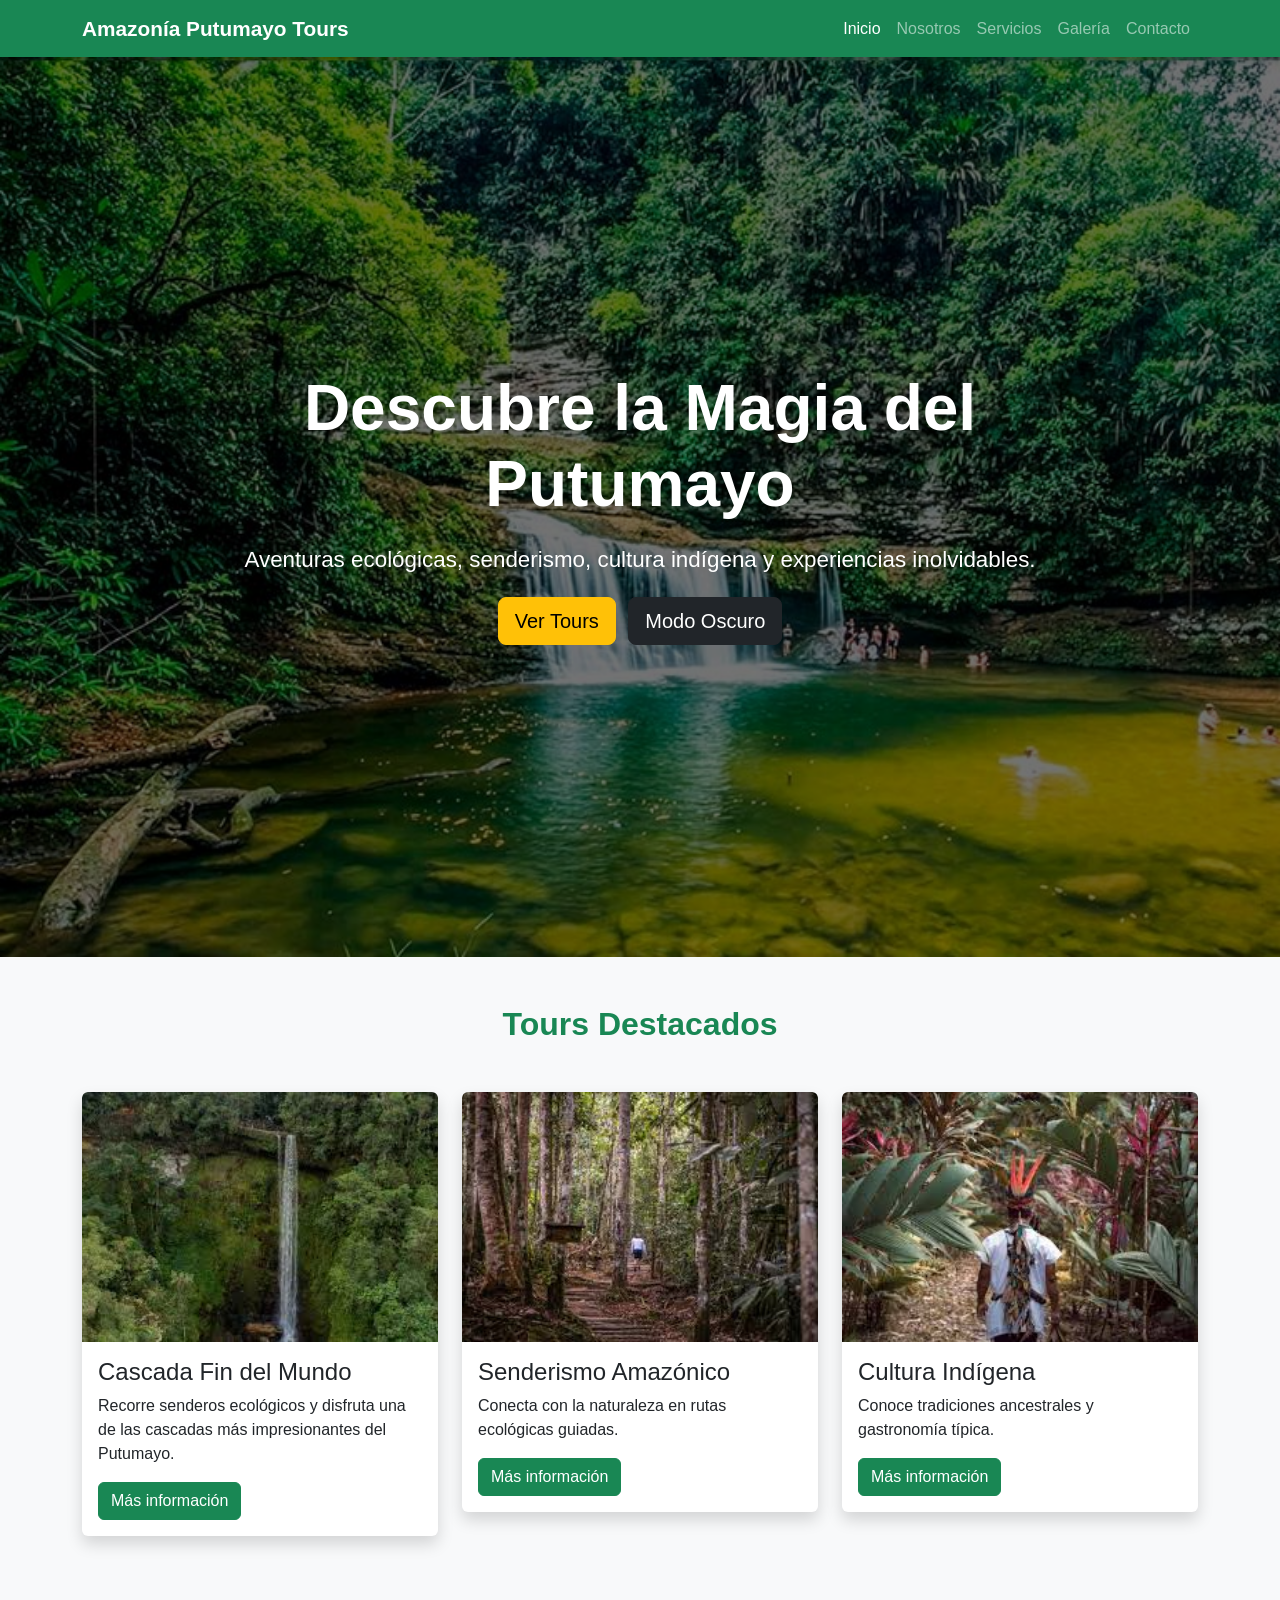
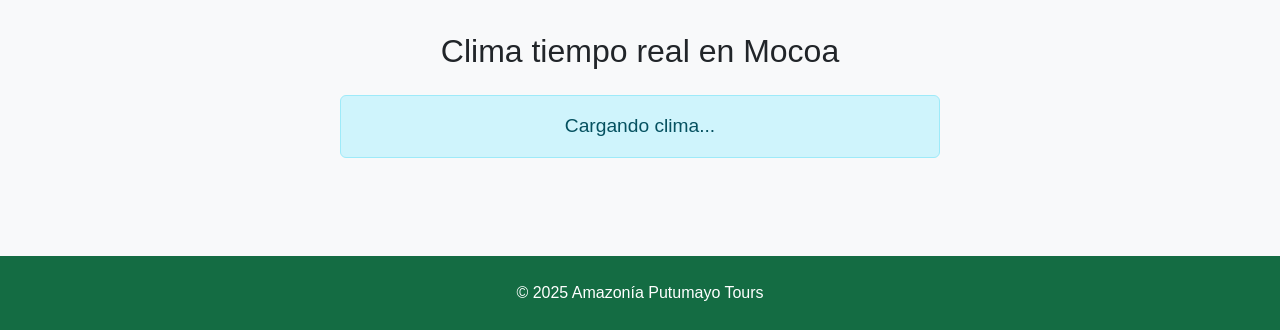
<file: index.html>
<!DOCTYPE html>
<html lang="es">

<head>

    <meta charset="UTF-8">
    <meta name="viewport" content="width=device-width, initial-scale=1.0">

    <title>Amazonía Putumayo Tours</title>

    <!-- Bootstrap -->
    <link href="https://cdn.jsdelivr.net/npm/bootstrap@5.3.3/dist/css/bootstrap.min.css" rel="stylesheet">

    <!-- CSS -->
    <link rel="stylesheet" href="css/estilos.css">

</head>

<body>

    <!-- NAVBAR -->

    <nav class="navbar navbar-expand-lg navbar-dark bg-success sticky-top">

        <div class="container">

            <a class="navbar-brand fw-bold" href="index.html">
                Amazonía Putumayo Tours
            </a>

            <button class="navbar-toggler"
                    type="button"
                    data-bs-toggle="collapse"
                    data-bs-target="#menu">

                <span class="navbar-toggler-icon"></span>

            </button>

            <div class="collapse navbar-collapse" id="menu">

                <ul class="navbar-nav ms-auto">

                    <li class="nav-item">
                        <a class="nav-link active" href="index.html">
                            Inicio
                        </a>
                    </li>

                    <li class="nav-item">
                        <a class="nav-link" href="nosotros.html">
                            Nosotros
                        </a>
                    </li>

                    <li class="nav-item">
                        <a class="nav-link" href="servicios.html">
                            Servicios
                        </a>
                    </li>

                    <li class="nav-item">
                        <a class="nav-link" href="galeria.html">
                            Galería
                        </a>
                    </li>

                    <li class="nav-item">
                        <a class="nav-link" href="contacto.html">
                            Contacto
                        </a>
                    </li>

                </ul>

            </div>

        </div>

    </nav>

    <!-- HERO -->

    <header class="hero">

        <div class="hero-content">

            <h1 class="display-3 fw-bold">
                Descubre la Magia del Putumayo
            </h1>

            <p class="lead">
                Aventuras ecológicas, senderismo, cultura indígena y experiencias inolvidables.
            </p>

            <a href="servicios.html"
               class="btn btn-warning btn-lg me-2">

                Ver Tours

            </a>

            <button
                class="btn btn-dark btn-lg"
                onclick="cambiarTema()">

                Modo Oscuro

            </button>

        </div>

    </header>

    <!-- TOURS -->

    <main>

        <section class="container py-5">

            <h2 class="text-center section-title mb-5">

                Tours Destacados

            </h2>

            <div class="row g-4">

                <!-- CARD 1 -->

                <div class="col-md-4">

                    <div class="card shadow">

                        <img src="img/tour1.jfif"
                             class="card-img-top"
                             alt="Cascada Fin del Mundo">

                        <div class="card-body">

                            <h4>Cascada Fin del Mundo</h4>

                            <p>
                                Recorre senderos ecológicos y disfruta una de las cascadas más impresionantes del Putumayo.
                            </p>

                            <a href="servicios.html"
                               class="btn btn-success">

                                Más información

                            </a>

                        </div>

                    </div>

                </div>

                <!-- CARD 2 -->

                <div class="col-md-4">

                    <div class="card shadow">

                        <img src="img/tour2.jfif"
                             class="card-img-top"
                             alt="Senderismo">

                        <div class="card-body">

                            <h4>Senderismo Amazónico</h4>

                            <p>
                                Conecta con la naturaleza en rutas ecológicas guiadas.
                            </p>

                            <a href="servicios.html"
                               class="btn btn-success">

                                Más información

                            </a>

                        </div>

                    </div>

                </div>

                <!-- CARD 3 -->

                <div class="col-md-4">

                    <div class="card shadow">

                        <img src="img/tour3.jfif"
                             class="card-img-top"
                             alt="Cultura Indígena">

                        <div class="card-body">

                            <h4>Cultura Indígena</h4>

                            <p>
                                Conoce tradiciones ancestrales y gastronomía típica.
                            </p>

                            <a href="servicios.html"
                               class="btn btn-success">

                                Más información

                            </a>

                        </div>

                    </div>

                </div>

            </div>

        </section>

        <!-- CLIMA -->

        <section class="container py-5">

            <h2 class="text-center mb-4">

                Clima tiempo real en Mocoa
            </h2>

            <div id="clima"
                 class="alert alert-info text-center clima-box">

                Cargando clima...

            </div>

        </section>

    </main>

    <!-- MODAL -->

    <div class="modal fade"
         id="modalTour1">

        <div class="modal-dialog">

            <div class="modal-content">

                <div class="modal-header">

                    <h5 class="modal-title">

                        Cascada Fin del Mundo

                    </h5>

                    <button
                        class="btn-close"
                        data-bs-dismiss="modal">

                    </button>

                </div>

                <div class="modal-body">

                    <p>
                        Una experiencia única en Mocoa donde podrás disfrutar de paisajes naturales, senderismo y biodiversidad amazónica.
                    </p>

                </div>

            </div>

        </div>

    </div>

    <!-- FOOTER -->

    <footer class="text-center">

        <div class="container">

            <p class="mb-0">

                © 2025 Amazonía Putumayo Tours

            </p>

        </div>

    </footer>

    <!-- JS -->

    <script src="js/script.js"></script>

    <script src="https://cdn.jsdelivr.net/npm/bootstrap@5.3.3/dist/js/bootstrap.bundle.min.js"></script>

</body>

</html>
</file>
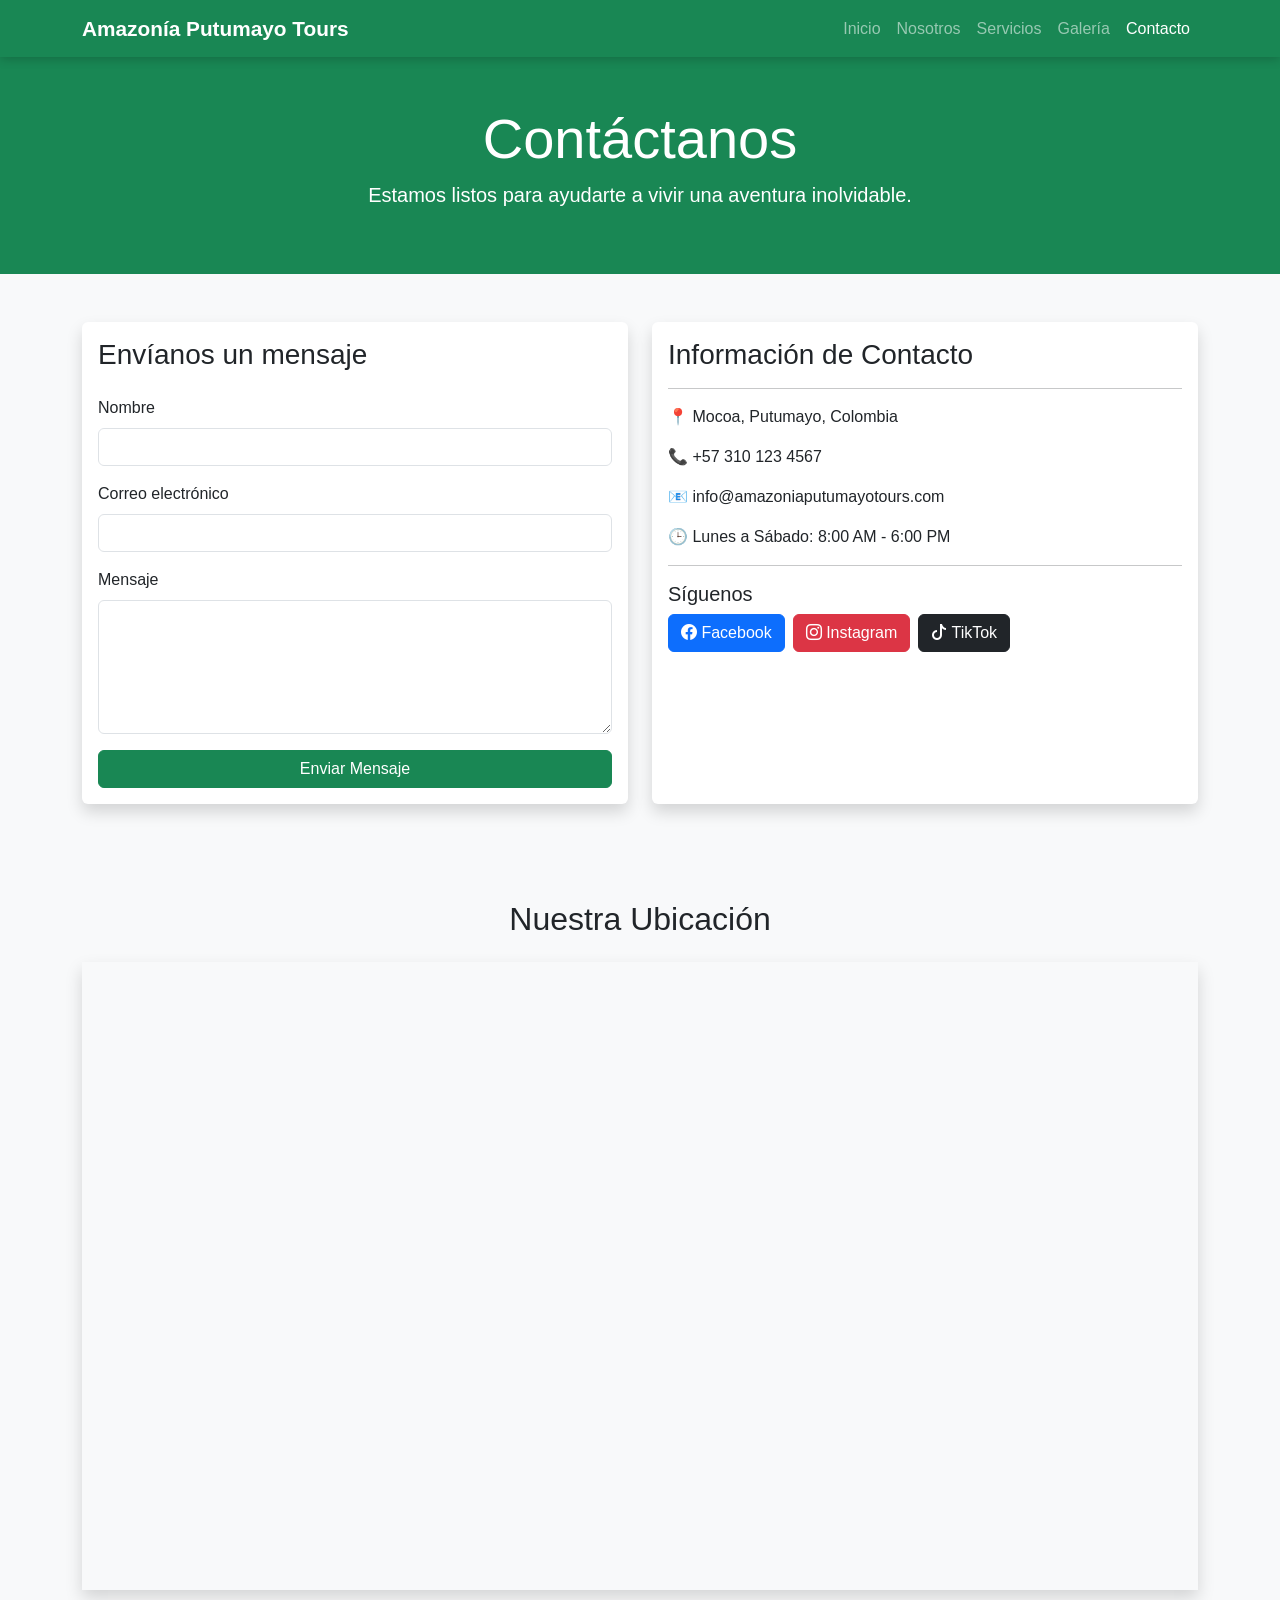
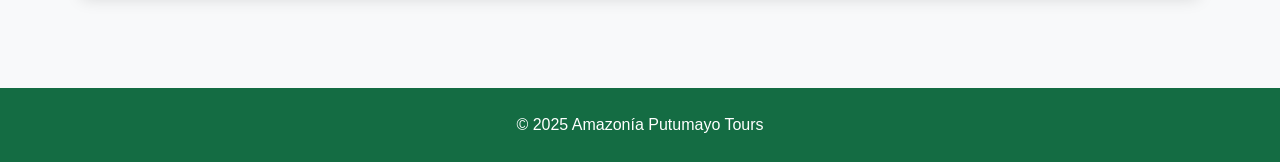
<file: contacto.html>
<!DOCTYPE html>
<html lang="es">

<head>

    <meta charset="UTF-8">
    <meta name="viewport" content="width=device-width, initial-scale=1.0">

    <title>Contacto | Amazonía Putumayo Tours</title>

    <link href="https://cdn.jsdelivr.net/npm/bootstrap@5.3.3/dist/css/bootstrap.min.css" rel="stylesheet">

    <link rel="stylesheet" href="css/estilos.css">

    <link rel="stylesheet" href="https://cdn.jsdelivr.net/npm/bootstrap-icons@1.11.3/font/bootstrap-icons.min.css">

</head>

<body>

    <!-- NAVBAR -->

    <nav class="navbar navbar-expand-lg navbar-dark bg-success sticky-top">

        <div class="container">

            <a class="navbar-brand fw-bold" href="index.html">
                Amazonía Putumayo Tours
            </a>

            <button class="navbar-toggler"
                    type="button"
                    data-bs-toggle="collapse"
                    data-bs-target="#menu">

                <span class="navbar-toggler-icon"></span>

            </button>

            <div class="collapse navbar-collapse" id="menu">

                <ul class="navbar-nav ms-auto">

                    <li class="nav-item">
                        <a class="nav-link" href="index.html">Inicio</a>
                    </li>

                    <li class="nav-item">
                        <a class="nav-link" href="nosotros.html">Nosotros</a>
                    </li>

                    <li class="nav-item">
                        <a class="nav-link" href="servicios.html">Servicios</a>
                    </li>

                    <li class="nav-item">
                        <a class="nav-link" href="galeria.html">Galería</a>
                    </li>

                    <li class="nav-item">
                        <a class="nav-link active" href="contacto.html">Contacto</a>
                    </li>

                </ul>

            </div>

        </div>

    </nav>

    <!-- CABECERA -->

    <header class="bg-success text-white text-center py-5">

        <div class="container">

            <h1 class="display-4">
                Contáctanos
            </h1>

            <p class="lead">
                Estamos listos para ayudarte a vivir una aventura inolvidable.
            </p>

        </div>

    </header>

    <!-- CONTACTO -->

    <main class="container py-5">

        <div class="row">

            <!-- FORMULARIO -->

            <div class="col-lg-6">

                <div class="card shadow">

                    <div class="card-body">

                        <h3 class="mb-4">
                            Envíanos un mensaje
                        </h3>

                        <form id="formulario">

                            <div class="mb-3">

                                <label class="form-label">
                                    Nombre
                                </label>

                                <input
                                    type="text"
                                    id="nombre"
                                    class="form-control"
                                    required>

                            </div>

                            <div class="mb-3">

                                <label class="form-label">
                                    Correo electrónico
                                </label>

                                <input
                                    type="email"
                                    id="correo"
                                    class="form-control"
                                    required>

                            </div>

                            <div class="mb-3">

                                <label class="form-label">
                                    Mensaje
                                </label>

                                <textarea
                                    id="mensaje"
                                    rows="5"
                                    class="form-control"
                                    required></textarea>

                            </div>

                            <button
                                type="submit"
                                class="btn btn-success w-100">

                                Enviar Mensaje

                            </button>

                        </form>

                    </div>

                </div>

            </div>

            <!-- INFORMACIÓN -->

            <div class="col-lg-6">

                <div class="card shadow h-100">

                    <div class="card-body">

                        <h3>
                            Información de Contacto
                        </h3>

                        <hr>

                        <p>
                            📍 Mocoa, Putumayo, Colombia
                        </p>

                        <p>
                            📞 +57 310 123 4567
                        </p>

                        <p>
                            📧 info@amazoniaputumayotours.com
                        </p>

                        <p>
                            🕒 Lunes a Sábado: 8:00 AM - 6:00 PM
                        </p>

                        <hr>

                        <h5>
                            Síguenos
                        </h5>

                            <div class="d-flex gap-2">

                                <a href="#"
                                target="_blank"
                                class="btn btn-primary">
                                    <i class="bi bi-facebook"></i> Facebook
                                </a>

                                <a href="#"
                                target="_blank"
                                class="btn btn-danger">
                                    <i class="bi bi-instagram"></i> Instagram
                                </a>

                                <a href="#"
                                target="_blank"
                                class="btn btn-dark">
                                    <i class="bi bi-tiktok"></i> TikTok
                                </a>

                            </div>

                        </div>

                    </div>

                </div>

            </div>

        </div>

    </main>

    <!-- MAPA -->

    <section class="container py-5">

        <h2 class="text-center mb-4">
            Nuestra Ubicación
        </h2>

        <div class="ratio ratio-16x9 shadow">

            <iframe
                src="https://maps.google.com/maps?q=Mocoa%20Putumayo&t=&z=13&ie=UTF8&iwloc=&output=embed"
                allowfullscreen>
            </iframe>

        </div>

    </section>

    <!-- FOOTER -->

    <footer class="text-center">

        <div class="container">

            <p class="mb-0">
                © 2025 Amazonía Putumayo Tours
            </p>

        </div>

    </footer>

    <script src="js/script.js"></script>

    <script src="https://cdn.jsdelivr.net/npm/bootstrap@5.3.3/dist/js/bootstrap.bundle.min.js"></script>

</body>

</html>
</file>
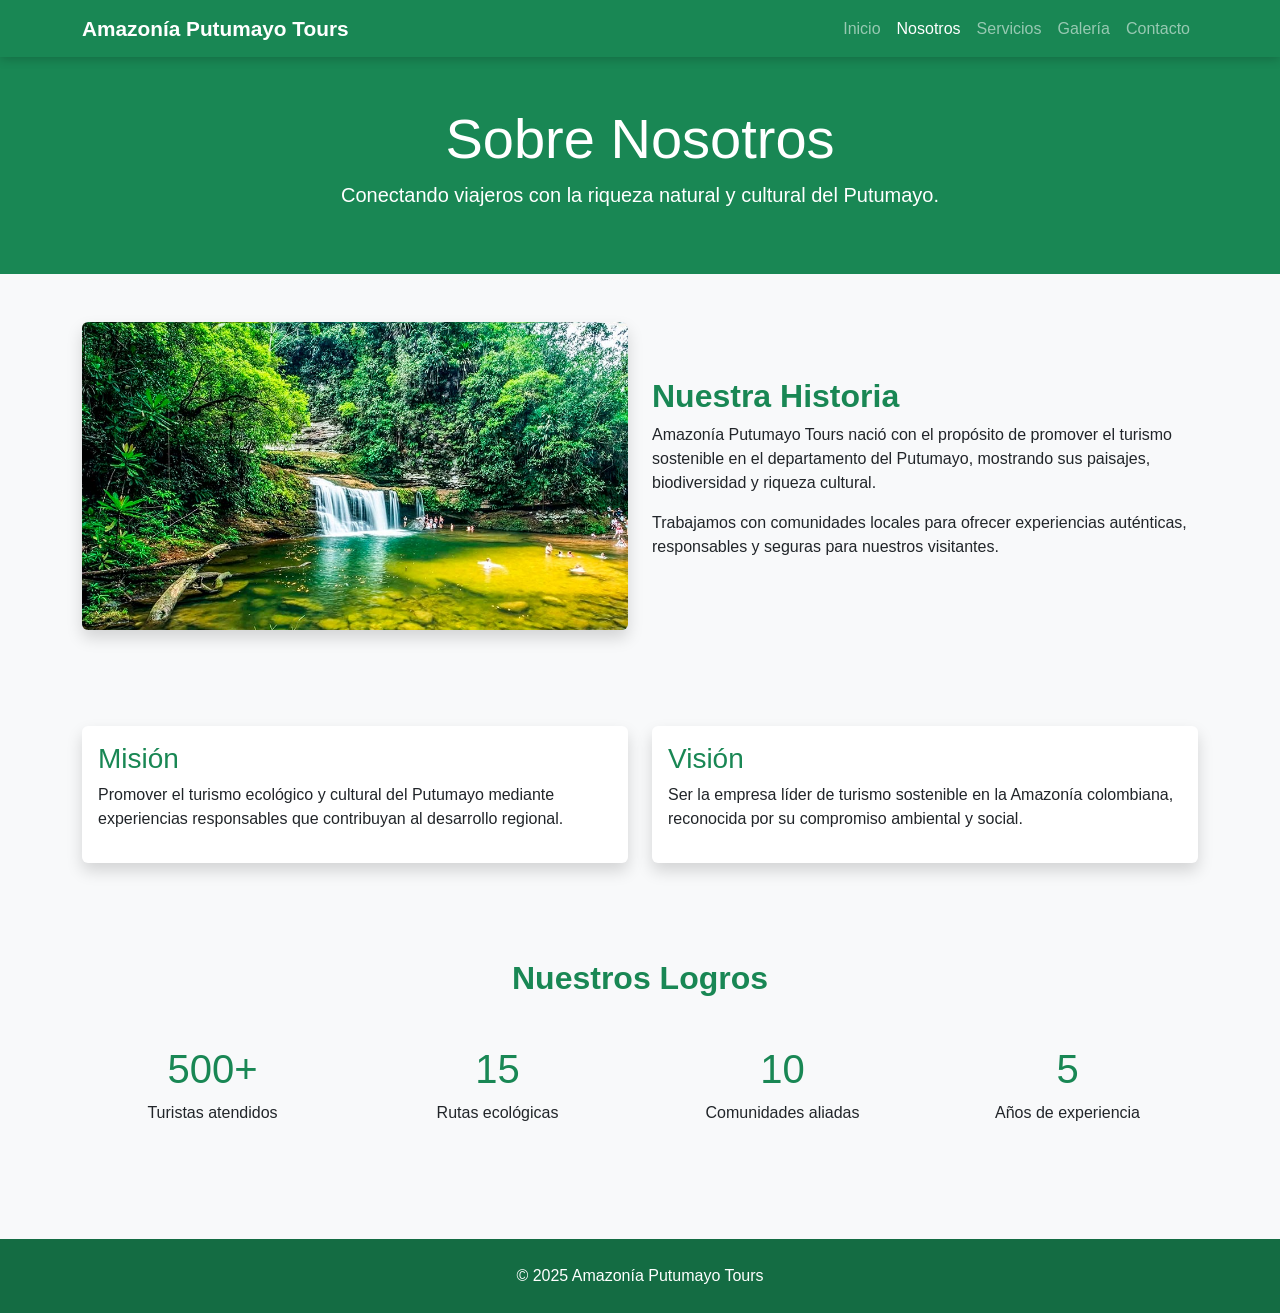
<file: nosotros.html>
<!DOCTYPE html>
<html lang="es">

<head>

    <meta charset="UTF-8">
    <meta name="viewport" content="width=device-width, initial-scale=1.0">

    <title>Nosotros | Amazonía Putumayo Tours</title>

    <link href="https://cdn.jsdelivr.net/npm/bootstrap@5.3.3/dist/css/bootstrap.min.css" rel="stylesheet">

    <link rel="stylesheet" href="css/estilos.css">

</head>

<body>

    <!-- NAVBAR -->

    <nav class="navbar navbar-expand-lg navbar-dark bg-success sticky-top">

        <div class="container">

            <a class="navbar-brand fw-bold" href="index.html">
                Amazonía Putumayo Tours
            </a>

            <button class="navbar-toggler"
                    type="button"
                    data-bs-toggle="collapse"
                    data-bs-target="#menu">

                <span class="navbar-toggler-icon"></span>

            </button>

            <div class="collapse navbar-collapse" id="menu">

                <ul class="navbar-nav ms-auto">

                    <li class="nav-item">
                        <a class="nav-link" href="index.html">Inicio</a>
                    </li>

                    <li class="nav-item">
                        <a class="nav-link active" href="nosotros.html">Nosotros</a>
                    </li>

                    <li class="nav-item">
                        <a class="nav-link" href="servicios.html">Servicios</a>
                    </li>

                    <li class="nav-item">
                        <a class="nav-link" href="galeria.html">Galería</a>
                    </li>

                    <li class="nav-item">
                        <a class="nav-link" href="contacto.html">Contacto</a>
                    </li>

                </ul>

            </div>

        </div>

    </nav>

    <!-- ENCABEZADO -->

    <header class="bg-success text-white text-center py-5">

        <div class="container">

            <h1 class="display-4">
                Sobre Nosotros
            </h1>

            <p class="lead">
                Conectando viajeros con la riqueza natural y cultural del Putumayo.
            </p>

        </div>

    </header>

    <!-- HISTORIA -->

    <section class="container py-5">

        <div class="row align-items-center">

            <div class="col-md-6">

                <img src="img/hero.jpg"
                     class="img-fluid rounded shadow">

            </div>

            <div class="col-md-6">

                <h2 class="section-title">
                    Nuestra Historia
                </h2>

                <p>
                    Amazonía Putumayo Tours nació con el propósito de promover el turismo sostenible
                    en el departamento del Putumayo, mostrando sus paisajes, biodiversidad y riqueza cultural.
                </p>

                <p>
                    Trabajamos con comunidades locales para ofrecer experiencias auténticas,
                    responsables y seguras para nuestros visitantes.
                </p>

            </div>

        </div>

    </section>

    <!-- MISIÓN Y VISIÓN -->

    <section class="bg-light py-5">

        <div class="container">

            <div class="row">

                <div class="col-md-6">

                    <div class="card shadow h-100">

                        <div class="card-body">

                            <h3 class="text-success">
                                Misión
                            </h3>

                            <p>
                                Promover el turismo ecológico y cultural del Putumayo mediante
                                experiencias responsables que contribuyan al desarrollo regional.
                            </p>

                        </div>

                    </div>

                </div>

                <div class="col-md-6">

                    <div class="card shadow h-100">

                        <div class="card-body">

                            <h3 class="text-success">
                                Visión
                            </h3>

                            <p>
                                Ser la empresa líder de turismo sostenible en la Amazonía colombiana,
                                reconocida por su compromiso ambiental y social.
                            </p>

                        </div>

                    </div>

                </div>

            </div>

        </div>

    </section>

    <!-- ESTADÍSTICAS -->

    <section class="container py-5">

        <h2 class="text-center section-title mb-5">
            Nuestros Logros
        </h2>

        <div class="row text-center">

            <div class="col-md-3">

                <h1 class="text-success">500+</h1>

                <p>Turistas atendidos</p>

            </div>

            <div class="col-md-3">

                <h1 class="text-success">15</h1>

                <p>Rutas ecológicas</p>

            </div>

            <div class="col-md-3">

                <h1 class="text-success">10</h1>

                <p>Comunidades aliadas</p>

            </div>

            <div class="col-md-3">

                <h1 class="text-success">5</h1>

                <p>Años de experiencia</p>

            </div>

        </div>

    </section>

    <!-- FOOTER -->

    <footer class="text-center">

        <div class="container">

            <p class="mb-0">
                © 2025 Amazonía Putumayo Tours
            </p>

        </div>

    </footer>

    <script src="js/script.js"></script>

    <script src="https://cdn.jsdelivr.net/npm/bootstrap@5.3.3/dist/js/bootstrap.bundle.min.js"></script>

</body>

</html>
</file>
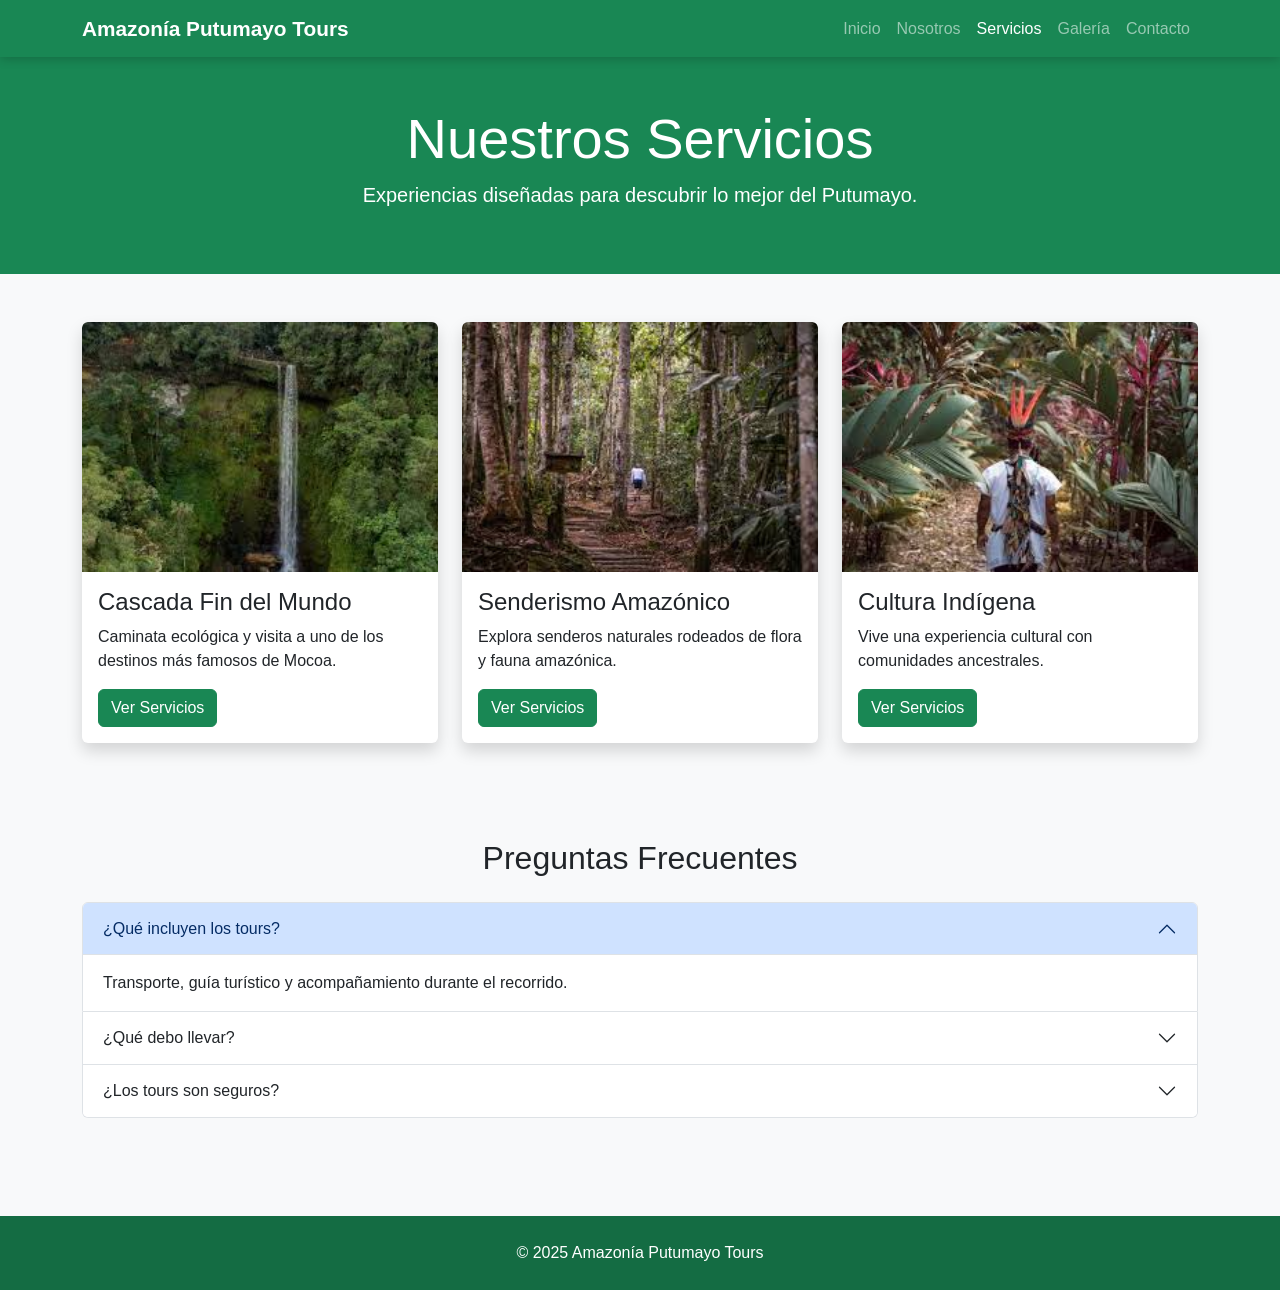
<file: servicios.html>
<!DOCTYPE html>
<html lang="es">

<head>

    <meta charset="UTF-8">
    <meta name="viewport" content="width=device-width, initial-scale=1.0">

    <title>Servicios | Amazonía Putumayo Tours</title>

    <link href="https://cdn.jsdelivr.net/npm/bootstrap@5.3.3/dist/css/bootstrap.min.css" rel="stylesheet">

    <link rel="stylesheet" href="css/estilos.css">

</head>

<body>

    <!-- NAVBAR -->

    <nav class="navbar navbar-expand-lg navbar-dark bg-success sticky-top">

        <div class="container">

            <a class="navbar-brand fw-bold" href="index.html">
                Amazonía Putumayo Tours
            </a>

            <button class="navbar-toggler"
                    type="button"
                    data-bs-toggle="collapse"
                    data-bs-target="#menu">

                <span class="navbar-toggler-icon"></span>

            </button>

            <div class="collapse navbar-collapse" id="menu">

                <ul class="navbar-nav ms-auto">

                    <li class="nav-item">
                        <a class="nav-link" href="index.html">Inicio</a>
                    </li>

                    <li class="nav-item">
                        <a class="nav-link" href="nosotros.html">Nosotros</a>
                    </li>

                    <li class="nav-item">
                        <a class="nav-link active" href="servicios.html">Servicios</a>
                    </li>

                    <li class="nav-item">
                        <a class="nav-link" href="galeria.html">Galería</a>
                    </li>

                    <li class="nav-item">
                        <a class="nav-link" href="contacto.html">Contacto</a>
                    </li>

                </ul>

            </div>

        </div>

    </nav>

    <!-- ENCABEZADO -->

    <header class="bg-success text-white text-center py-5">

        <div class="container">

            <h1 class="display-4">
                Nuestros Servicios
            </h1>

            <p class="lead">
                Experiencias diseñadas para descubrir lo mejor del Putumayo.
            </p>

        </div>

    </header>

    <!-- TOURS -->

    <main class="container py-5">

        <div class="row g-4">

            <!-- TOUR 1 -->

            <div class="col-md-4">

                <div class="card shadow h-100">

                    <img src="img/tour1.jfif"
                         class="card-img-top"
                         alt="Fin del Mundo">

                    <div class="card-body">

                        <h4>Cascada Fin del Mundo</h4>

                        <p>
                            Caminata ecológica y visita a uno de los destinos más famosos de Mocoa.
                        </p>

                        <button class="btn btn-success"
                                data-bs-toggle="modal"
                                data-bs-target="#tour1">

                            Ver Servicios
                        </button>

                    </div>

                </div>

            </div>

            <!-- TOUR 2 -->

            <div class="col-md-4">

                <div class="card shadow h-100">

                    <img src="img/tour2.jfif"
                         class="card-img-top"
                         alt="Senderismo">

                    <div class="card-body">

                        <h4>Senderismo Amazónico</h4>

                        <p>
                            Explora senderos naturales rodeados de flora y fauna amazónica.
                        </p>

                        <button class="btn btn-success"
                                data-bs-toggle="modal"
                                data-bs-target="#tour2">

                            Ver Servicios
                        </button>

                    </div>

                </div>

            </div>

            <!-- TOUR 3 -->

            <div class="col-md-4">

                <div class="card shadow h-100">

                    <img src="img/tour3.jfif"
                         class="card-img-top"
                         alt="Cultura">

                    <div class="card-body">

                        <h4>Cultura Indígena</h4>

                        <p>
                            Vive una experiencia cultural con comunidades ancestrales.
                        </p>

                        <button class="btn btn-success"
                                data-bs-toggle="modal"
                                data-bs-target="#tour3">

                            Ver Servicios
                        </button>

                    </div>

                </div>

            </div>

        </div>

    </main>

    <!-- ACORDEÓN -->

    <section class="container py-5">

        <h2 class="text-center mb-4">
            Preguntas Frecuentes
        </h2>

        <div class="accordion" id="faq">

            <div class="accordion-item">

                <h2 class="accordion-header">

                    <button class="accordion-button"
                            data-bs-toggle="collapse"
                            data-bs-target="#p1">

                        ¿Qué incluyen los tours?

                    </button>

                </h2>

                <div id="p1"
                     class="accordion-collapse collapse show"
                     data-bs-parent="#faq">

                    <div class="accordion-body">

                        Transporte, guía turístico y acompañamiento durante el recorrido.

                    </div>

                </div>

            </div>

            <div class="accordion-item">

                <h2 class="accordion-header">

                    <button class="accordion-button collapsed"
                            data-bs-toggle="collapse"
                            data-bs-target="#p2">

                        ¿Qué debo llevar?

                    </button>

                </h2>

                <div id="p2"
                     class="accordion-collapse collapse"
                     data-bs-parent="#faq">

                    <div class="accordion-body">

                        Ropa cómoda, agua, protector solar y calzado adecuado.

                    </div>

                </div>

            </div>

            <div class="accordion-item">

                <h2 class="accordion-header">

                    <button class="accordion-button collapsed"
                            data-bs-toggle="collapse"
                            data-bs-target="#p3">

                        ¿Los tours son seguros?

                    </button>

                </h2>

                <div id="p3"
                     class="accordion-collapse collapse"
                     data-bs-parent="#faq">

                    <div class="accordion-body">

                        Sí, contamos con guías capacitados y rutas seguras.

                    </div>

                </div>

            </div>

        </div>

    </section>

    <!-- MODAL TOUR 1 -->

    <div class="modal fade" id="tour1">

        <div class="modal-dialog">

            <div class="modal-content">

                <div class="modal-header">

                    <h5 class="modal-title">
                        Cascada Fin del Mundo
                    </h5>

                    <button class="btn-close"
                            data-bs-dismiss="modal">
                    </button>

                </div>

                <div class="modal-body">

                    Incluye transporte, guía y recorrido ecológico.

                </div>

            </div>

        </div>

    </div>

    <!-- MODAL TOUR 2 -->

    <div class="modal fade" id="tour2">

        <div class="modal-dialog">

            <div class="modal-content">

                <div class="modal-header">

                    <h5 class="modal-title">
                        Senderismo Amazónico
                    </h5>

                    <button class="btn-close"
                            data-bs-dismiss="modal">
                    </button>

                </div>

                <div class="modal-body">

                    Recorrido por senderos naturales y observación de biodiversidad.

                </div>

            </div>

        </div>

    </div>

    <!-- MODAL TOUR 3 -->

    <div class="modal fade" id="tour3">

        <div class="modal-dialog">

            <div class="modal-content">

                <div class="modal-header">

                    <h5 class="modal-title">
                        Cultura Indígena
                    </h5>

                    <button class="btn-close"
                            data-bs-dismiss="modal">
                    </button>

                </div>

                <div class="modal-body">

                    Experiencia cultural, gastronomía y tradiciones ancestrales.

                </div>

            </div>

        </div>

    </div>

    <!-- FOOTER -->

    <footer class="text-center">

        <div class="container">

            <p class="mb-0">
                © 2025 Amazonía Putumayo Tours
            </p>

        </div>

    </footer>

    <script src="js/script.js"></script>

    <script src="https://cdn.jsdelivr.net/npm/bootstrap@5.3.3/dist/js/bootstrap.bundle.min.js"></script>

</body>

</html>
</file>
<file: css/estilos.css>
/*CONFIGURACIÓN GENERAL*/

*{
    margin:0;
    padding:0;
    box-sizing:border-box;
}

html{
    scroll-behavior:smooth;
}

body{
    font-family:'Segoe UI',sans-serif;
    overflow-x:hidden;
    background:#f8f9fa;
}

/*NAVBAR*/

.navbar{
    box-shadow:0 2px 10px rgba(0,0,0,.2);
}

.navbar-brand{
    font-size:1.3rem;
}

/* HERO */

.hero{
    height:100vh;
    background:url('../img/hero.jpg');
    background-size:cover;
    background-position:center;
    position:relative;
    display:flex;
    justify-content:center;
    align-items:center;
}

.hero::before{
    content:"";
    position:absolute;
    top:0;
    left:0;
    width:100%;
    height:100%;
    background:rgba(0,0,0,.55);
}

.hero-content{
    position:relative;
    z-index:2;
    text-align:center;
    color:white;
    max-width:900px;
}

.hero h1{
    font-size:4rem;
    font-weight:700;
}

.hero p{
    font-size:1.4rem;
    margin:20px 0;
}

/* BOTONES */

.btn{
    transition:.3s;
}

.btn:hover{
    transform:translateY(-3px);
}

/* TITULOS */

.section-title{
    color:#198754;
    font-weight:bold;
}

/* CARDS */

.card{
    border:none;
    overflow:hidden;
    transition:.4s;
}

.card:hover{
    transform:translateY(-10px);
    box-shadow:0 10px 25px rgba(0,0,0,.2);
}

.card img{
    height:250px;
    object-fit:cover;
}

/* GALERIA */

.galeria img{
    width:100%;
    height:250px;
    object-fit:cover;
    border-radius:10px;
    transition:.4s;
    cursor:pointer;
}

.galeria img:hover{
    transform:scale(1.05);
}

/* CLIMA */

.clima-box{
    max-width:600px;
    margin:auto;
    font-size:1.2rem;
}

/* ESTADISTICA */

.stats{
    background:#198754;
    color:white;
    padding:50px 0;
}

.stats h2{
    font-size:3rem;
}

/* FOOTER */

footer{
    background:#146c43;
    color:white;
    padding:25px;
    margin-top:50px;
}

/* MODO OSCURO */

.dark-mode{
    background:#121212;
    color:white;
}

.dark-mode .card{
    background:#1f1f1f;
    color:white;
}

.dark-mode footer{
    background:#000;
}

/* ANIMACIONES */

.fade-up{
    animation:fadeUp 1s ease;
}

@keyframes fadeUp{

    from{
        opacity:0;
        transform:translateY(30px);
    }

    to{
        opacity:1;
        transform:translateY(0);
    }

}

/* RESPONSIVE */

@media(max-width:768px){

.hero h1{
font-size:2.3rem;
}

.hero p{
font-size:1rem;
}

}
</file>
